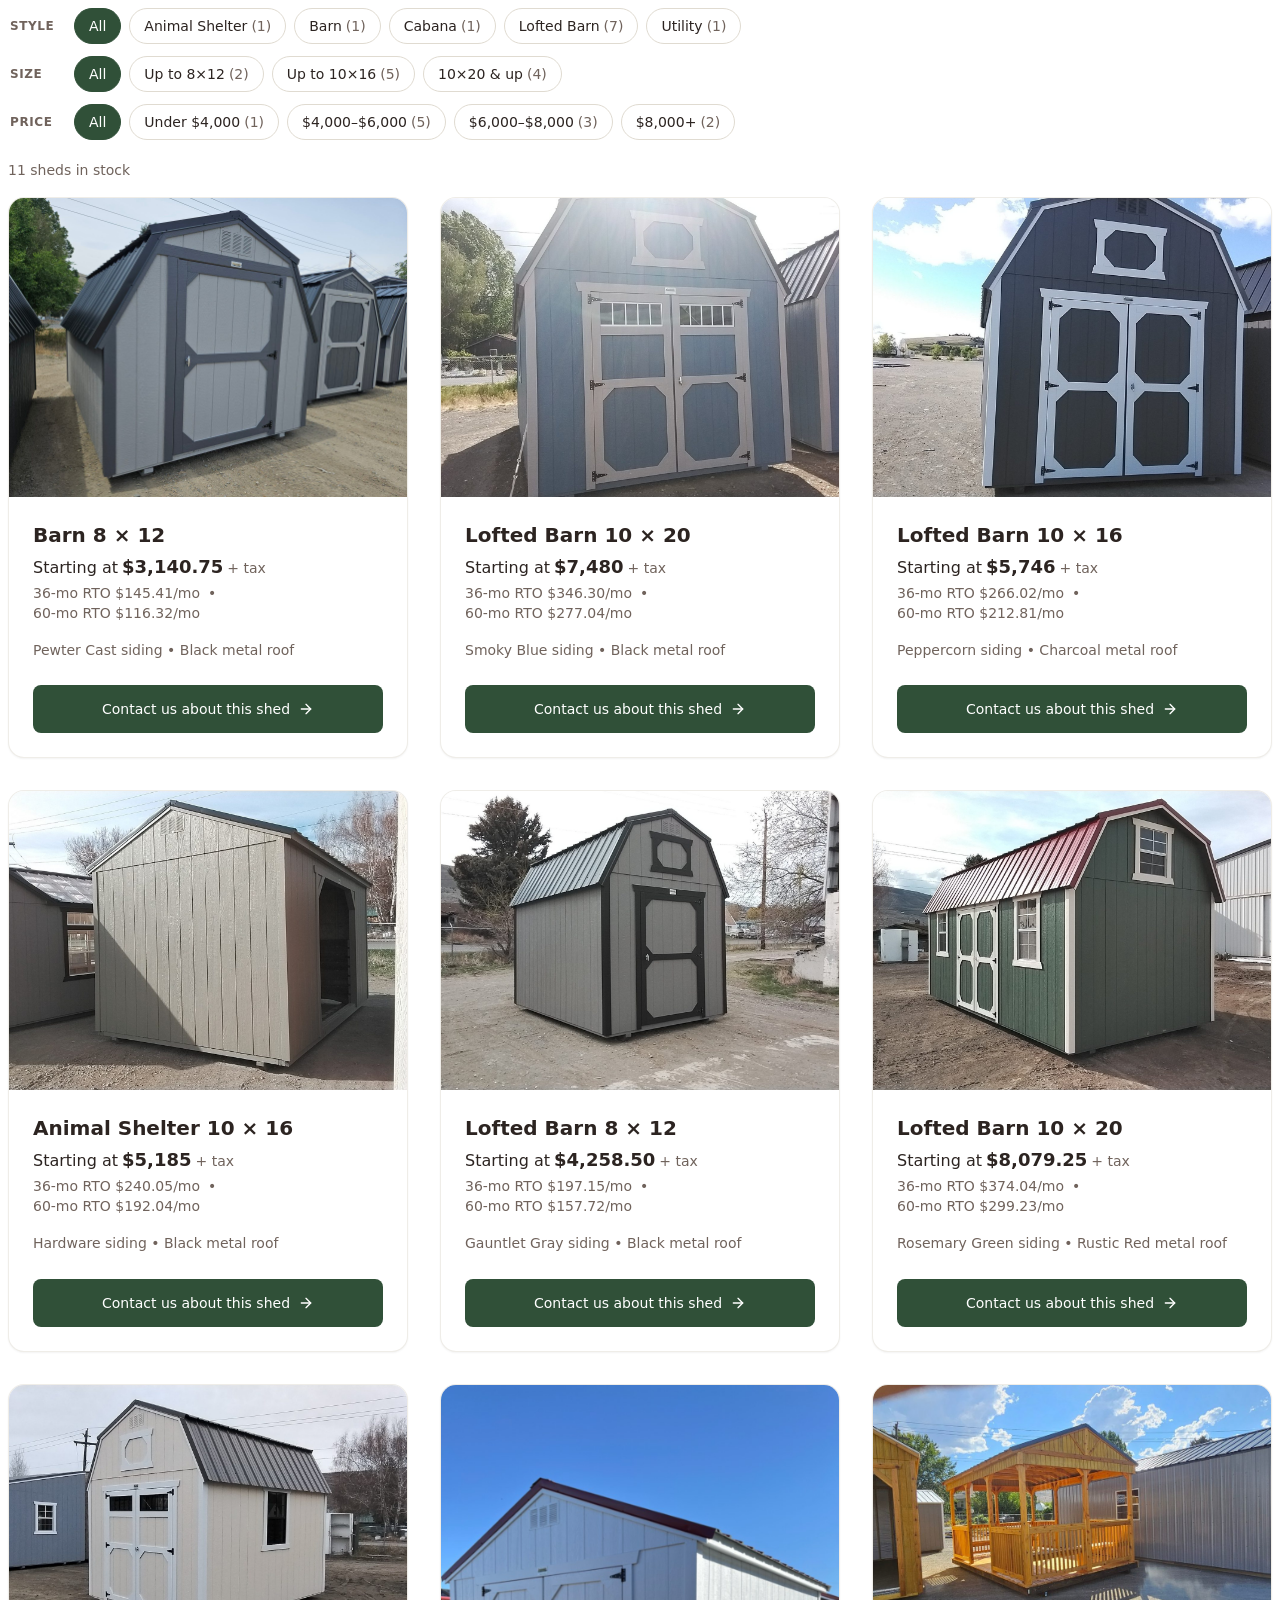
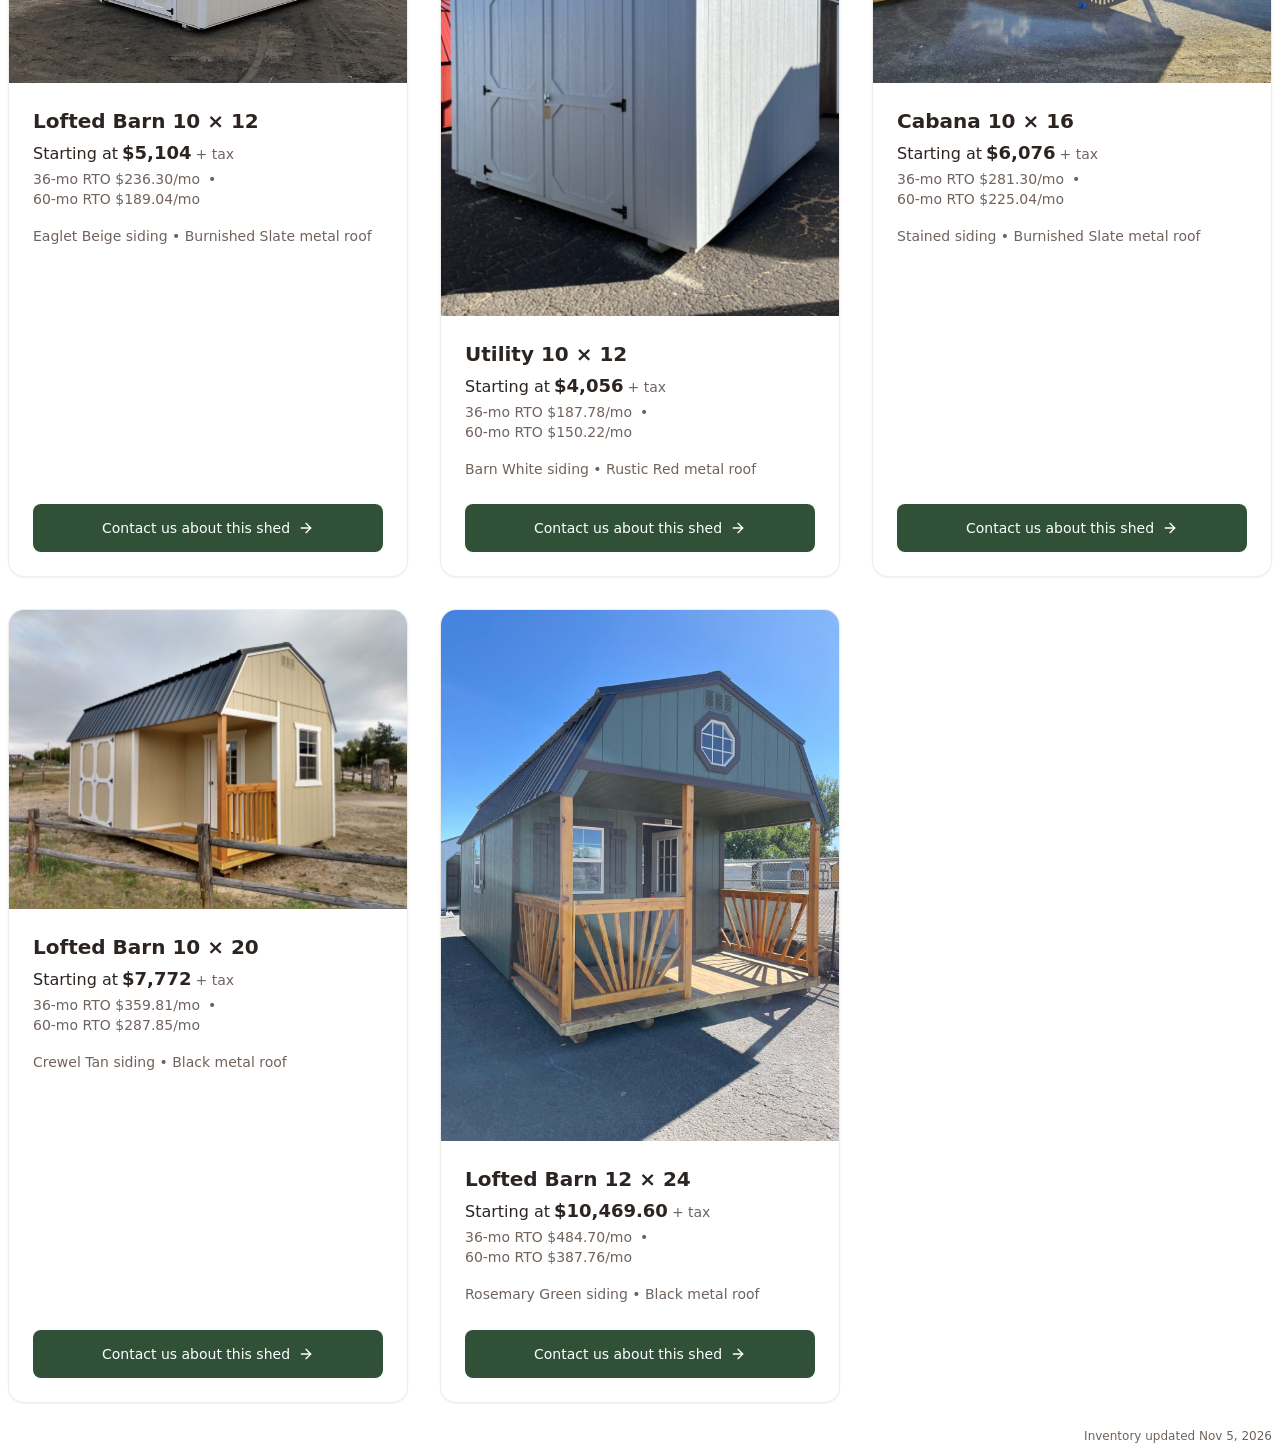
<file: docs/widget.html>
<!doctype html>
<!-- Generated by scraper/build_widget.py from widget/. Do not edit by hand. -->
<html lang="en">
  <head>
    <meta charset="utf-8" />
    <meta name="viewport" content="width=device-width, initial-scale=1" />
    <title>Sheds In Stock | Eagle Sheds &amp; Buildings</title>
    <!-- Lets CSS hide the no-JS fallback before render.js runs. -->
    <script>document.documentElement.classList.add("js");</script>
    <style>
/*
 * ESB inventory widget.
 * Brand values were read from the computed styles of the shed cards on
 * https://eagleshedsidaho.com/sheds/inventory/ (Tailwind/shadcn theme), so the
 * iframe matches the surrounding page. Change the --esb-* tokens, not the rules.
 */
:root {
  /* The live site loads no web fonts; it uses Tailwind's default system stack. */
  --esb-font: ui-sans-serif, system-ui, sans-serif, "Apple Color Emoji", "Segoe UI Emoji",
    "Segoe UI Symbol", "Noto Color Emoji";

  --esb-bg: #ffffff; /* the inventory section behind the cards is white */
  --esb-card: #ffffff;
  --esb-text: #2c2421; /* hsl(20 14% 15%) --foreground */
  --esb-muted: #70635c; /* hsl(20 10% 40%) --muted-foreground */
  --esb-muted-bg: #ebe7e0; /* hsl(40 20% 90%) --muted, photo placeholder */
  --esb-border: #e0dbd1; /* hsl(40 20% 85%) --border */
  --esb-card-border: rgba(224, 219, 209, 0.5); /* border-border/50 */
  --esb-primary: #305038; /* hsl(135 25% 25%) --primary, CTA green */
  --esb-primary-hover: rgba(48, 80, 56, 0.9); /* hover:bg-primary/90 */
  --esb-primary-text: #ffffff;
  --esb-secondary: #8f663d; /* hsl(30 40% 40%) --secondary, brown CTA */

  --esb-card-radius: 16px; /* rounded-2xl */
  --esb-button-radius: 8px; /* rounded-lg */
  --esb-card-shadow: 0 1px 2px 0 rgba(0, 0, 0, 0.05); /* shadow-sm */
  --esb-card-shadow-hover: 0 4px 6px -1px rgba(0, 0, 0, 0.1), 0 2px 4px -2px rgba(0, 0, 0, 0.1);
  --esb-gap: 32px; /* gap-8 */
}

* {
  box-sizing: border-box;
}

html,
body {
  margin: 0;
  background: var(--esb-bg);
  color: var(--esb-text);
  font-family: var(--esb-font);
  font-size: 16px;
  line-height: 1.5;
  -webkit-font-smoothing: antialiased;
}

/* Small inset only so hover shadows aren't clipped by the iframe edge. */
.esb {
  padding: 8px;
}

/* ------------------------------------------------------------------ filters */

.esb-filters {
  display: grid;
  gap: 12px;
  margin-bottom: 20px;
}

.esb-filter-group {
  display: flex;
  flex-wrap: wrap;
  align-items: center;
  gap: 8px;
  margin: 0;
  padding: 0;
  border: 0;
  min-width: 0;
}

.esb-filter-group legend {
  float: left;
  width: 4.5em;
  margin-right: 4px;
  font-size: 0.75rem;
  font-weight: 600;
  letter-spacing: 0.05em;
  text-transform: uppercase;
  color: var(--esb-muted);
}

.esb-chip {
  appearance: none;
  border: 1px solid var(--esb-border);
  background: var(--esb-card);
  color: var(--esb-text);
  border-radius: 999px;
  padding: 6px 14px;
  font: inherit;
  font-size: 0.875rem;
  font-weight: 500;
  cursor: pointer;
  min-height: 36px;
  transition:
    background-color 0.15s,
    border-color 0.15s,
    color 0.15s;
}

.esb-chip:hover {
  border-color: var(--esb-primary);
}

.esb-chip[aria-pressed="true"] {
  background: var(--esb-primary);
  border-color: var(--esb-primary);
  color: var(--esb-primary-text);
}

.esb-chip-count {
  color: var(--esb-muted);
  margin-left: 4px;
}

.esb-chip[aria-pressed="true"] .esb-chip-count {
  color: inherit;
  opacity: 0.75;
}

.esb-chip:focus-visible,
.esb-button:focus-visible,
.esb-link-button:focus-visible {
  outline: 2px solid var(--esb-primary);
  outline-offset: 2px;
}

.esb-status {
  margin: 0 0 16px;
  color: var(--esb-muted);
  font-size: 0.875rem;
}

/* ------------------------------------------------------------------ grid */

/* grid-cols-1 sm:grid-cols-2 lg:grid-cols-3 gap-8 */
.esb-grid {
  list-style: none;
  margin: 0;
  padding: 0;
  display: grid;
  grid-template-columns: 1fr;
  gap: var(--esb-gap);
}

@media (min-width: 640px) {
  .esb-grid {
    grid-template-columns: repeat(2, minmax(0, 1fr));
  }
}

@media (min-width: 1024px) {
  .esb-grid {
    grid-template-columns: repeat(3, minmax(0, 1fr));
  }
}

.esb-card {
  display: flex;
  flex-direction: column;
  background: var(--esb-card);
  border: 1px solid var(--esb-card-border);
  border-radius: var(--esb-card-radius);
  box-shadow: var(--esb-card-shadow);
  overflow: hidden;
  transition: box-shadow 0.3s;
}

.esb-card:hover {
  box-shadow: var(--esb-card-shadow-hover);
}

.esb-card-photo {
  aspect-ratio: 4 / 3;
  background: var(--esb-muted-bg);
  display: flex;
  align-items: center;
  justify-content: center;
  color: var(--esb-muted);
  font-size: 0.875rem;
}

.esb-card-photo img {
  width: 100%;
  height: 100%;
  object-fit: cover;
  display: block;
}

.esb-card-body {
  display: flex;
  flex-direction: column;
  flex: 1;
  padding: 24px; /* p-6 */
}

/* text-xl font-bold mb-1 */
.esb-card-title {
  margin: 0 0 4px;
  font-size: 1.25rem;
  line-height: 1.75rem;
  font-weight: 700;
  color: var(--esb-text);
}

/* "Starting at $5,380 + tax": flex items-baseline gap-1 */
.esb-card-price {
  display: flex;
  flex-wrap: wrap;
  align-items: baseline;
  gap: 4px;
  margin: 0;
  color: var(--esb-text);
}

.esb-price-label {
  font-size: 1rem;
}

.esb-price-amount {
  font-size: 1.125rem;
  line-height: 1.75rem;
  font-weight: 600;
}

.esb-price-tax {
  font-size: 0.875rem;
  color: var(--esb-muted);
}

.esb-card-rto {
  display: flex;
  flex-wrap: wrap;
  column-gap: 8px;
  margin: 2px 0 0;
  font-size: 0.875rem;
  line-height: 1.25rem;
  color: var(--esb-muted);
}

.esb-rto-term {
  white-space: nowrap;
}

/* text-sm text-muted-foreground mb-6 flex-1 leading-relaxed */
.esb-card-specs {
  flex: 1;
  margin: 16px 0 24px;
  font-size: 0.875rem;
  line-height: 1.625;
  color: var(--esb-muted);
}

/* h-10 py-6 px-4 w-full rounded-lg text-sm font-medium bg-primary */
.esb-button {
  display: inline-flex;
  align-items: center;
  justify-content: center;
  gap: 8px;
  min-height: 48px;
  padding: 12px 16px;
  border-radius: var(--esb-button-radius);
  background: var(--esb-primary);
  color: var(--esb-primary-text);
  font-size: 0.875rem;
  font-weight: 500;
  line-height: 1.25rem;
  text-align: center;
  text-decoration: none;
  transition: background-color 0.15s;
}

.esb-card .esb-button {
  width: 100%;
  margin-top: auto;
}

.esb-button:hover {
  background: var(--esb-primary-hover);
}

.esb-button svg {
  width: 16px;
  height: 16px;
  flex-shrink: 0;
  transition: transform 0.15s;
}

.esb-button:hover svg {
  transform: translateX(4px);
}

/* ------------------------------------------------------------------ states */

.esb-empty {
  grid-column: 1 / -1;
  padding: 40px 16px;
  text-align: center;
  color: var(--esb-muted);
}

.esb-link-button {
  background: none;
  border: 0;
  padding: 0;
  font: inherit;
  font-weight: 500;
  color: var(--esb-primary);
  text-decoration: underline;
  cursor: pointer;
}

/* Without JS the fallback is all you see; with JS it shows only on failure. */
.esb-fallback {
  padding: 32px 24px;
  text-align: center;
  background: var(--esb-card);
  border: 1px solid var(--esb-card-border);
  border-radius: var(--esb-card-radius);
  box-shadow: var(--esb-card-shadow);
}

.esb-fallback p {
  margin: 0 0 16px;
}

.js .esb-fallback,
html:not(.js) .esb-status {
  display: none;
}

.js .esb-fallback.is-visible {
  display: block;
}

.esb-updated {
  margin: 24px 0 0;
  font-size: 0.75rem;
  color: var(--esb-muted);
  text-align: right;
}

@media (max-width: 639px) {
  /* One swipeable row per filter group so the sheds stay above the fold. */
  .esb-filter-group {
    flex-wrap: nowrap;
    overflow-x: auto;
    scrollbar-width: none;
    margin: 0 -8px;
    padding: 0 8px 2px;
  }

  .esb-filter-group::-webkit-scrollbar {
    display: none;
  }

  .esb-filter-group legend {
    width: 3.6em;
    flex-shrink: 0;
  }

  .esb-chip {
    flex-shrink: 0;
  }
}
</style>
  </head>
  <body>
    <main class="esb" id="esb-inventory" data-src="./inventory.json">
      <div class="esb-filters" id="esb-filters" hidden></div>
      <p class="esb-status" id="esb-status" aria-live="polite">Loading sheds in stock…</p>
      <ul class="esb-grid" id="esb-grid" aria-label="Sheds in stock"></ul>
      <div class="esb-fallback" id="esb-fallback">
        <p id="esb-fallback-message">Our live inventory list isn't available right now.</p>
        <a class="esb-button" href="https://oldhickorybuildings.com/locations/eagle-idaho/"
           target="_blank" rel="noopener">View current inventory at oldhickorybuildings.com</a>
      </div>
      <p class="esb-updated" id="esb-updated"></p>
    </main>
    <script>
/*
 * ESB inventory widget: loads ./inventory.json and renders filterable shed cards.
 * Plain JS, no dependencies. All shed data is inserted with textContent/attributes,
 * never innerHTML, so nothing in inventory.json can inject markup.
 */
(function () {
  "use strict";

  var CONTACT_EMAIL = "info@eagleshedsidaho.com";
  var FETCH_TIMEOUT_MS = 10000;

  // Square-footage buckets; labels use the common shed sizes at each boundary.
  var SIZE_BUCKETS = [
    { id: "small", label: "Up to 8×12", test: function (sqft) { return sqft <= 96; } },
    { id: "medium", label: "Up to 10×16", test: function (sqft) { return sqft > 96 && sqft <= 160; } },
    { id: "large", label: "10×20 & up", test: function (sqft) { return sqft > 160; } },
  ];

  var PRICE_BUCKETS = [
    { id: "under4", label: "Under $4,000", test: function (p) { return p < 4000; } },
    { id: "4to6", label: "$4,000–$6,000", test: function (p) { return p >= 4000 && p < 6000; } },
    { id: "6to8", label: "$6,000–$8,000", test: function (p) { return p >= 6000 && p < 8000; } },
    { id: "over8", label: "$8,000+", test: function (p) { return p >= 8000; } },
  ];

  var root = document.getElementById("esb-inventory");
  var filtersEl = document.getElementById("esb-filters");
  var statusEl = document.getElementById("esb-status");
  var gridEl = document.getElementById("esb-grid");
  var fallbackEl = document.getElementById("esb-fallback");
  var fallbackMsgEl = document.getElementById("esb-fallback-message");
  var updatedEl = document.getElementById("esb-updated");

  var sheds = [];
  var filters = { style: null, size: null, price: null };

  // ------------------------------------------------------------------ helpers

  function el(tag, className, text) {
    var node = document.createElement(tag);
    if (className) node.className = className;
    if (text != null) node.textContent = text;
    return node;
  }

  function money(value) {
    var whole = Math.round(value * 100) % 100 === 0;
    return value.toLocaleString("en-US", {
      style: "currency",
      currency: "USD",
      minimumFractionDigits: whole ? 0 : 2,
      maximumFractionDigits: 2,
    });
  }

  function sizeLabel(shed) {
    return shed.width_ft + " × " + shed.length_ft;
  }

  // Matches the eagleshedsidaho.com card heading: "Lofted Barn 10 × 16".
  function titleOf(shed) {
    return shed.style + " " + sizeLabel(shed);
  }

  // lucide "arrow-right", same icon as the live site's "See Shed Details" button.
  function arrowIcon() {
    var ns = "http://www.w3.org/2000/svg";
    var svg = document.createElementNS(ns, "svg");
    svg.setAttribute("viewBox", "0 0 24 24");
    svg.setAttribute("fill", "none");
    svg.setAttribute("stroke", "currentColor");
    svg.setAttribute("stroke-width", "2");
    svg.setAttribute("stroke-linecap", "round");
    svg.setAttribute("stroke-linejoin", "round");
    svg.setAttribute("aria-hidden", "true");
    ["M5 12h14", "m12 5 7 7-7 7"].forEach(function (d) {
      var path = document.createElementNS(ns, "path");
      path.setAttribute("d", d);
      svg.appendChild(path);
    });
    return svg;
  }

  function sqft(shed) {
    return (shed.width_ft || 0) * (shed.length_ft || 0);
  }

  function findBucket(buckets, id) {
    for (var i = 0; i < buckets.length; i++) if (buckets[i].id === id) return buckets[i];
    return null;
  }

  function matches(shed, ignore) {
    if (ignore !== "style" && filters.style && shed.style !== filters.style) return false;
    if (ignore !== "size" && filters.size && !findBucket(SIZE_BUCKETS, filters.size).test(sqft(shed)))
      return false;
    if (ignore !== "price" && filters.price) {
      if (shed.cash_price_usd == null) return false;
      if (!findBucket(PRICE_BUCKETS, filters.price).test(shed.cash_price_usd)) return false;
    }
    return true;
  }

  function mailtoHref(shed) {
    var title = titleOf(shed);
    var subject = "Shed inquiry: " + title + " (ID " + shed.inventory_id + ")";
    var lines = ["Hi Eagle Sheds,", "", "I'm interested in this shed:", "", "  " + title];
    if (shed.siding_color) lines.push("  Siding: " + shed.siding_color);
    if (shed.roof_color || shed.roof_type)
      lines.push("  Roof: " + [shed.roof_color, shed.roof_type].filter(Boolean).join(" "));
    if (shed.cash_price_usd != null) lines.push("  Cash price: " + money(shed.cash_price_usd) + " + tax");
    lines.push("  Inventory ID: " + shed.inventory_id, "", "");
    return (
      "mailto:" + CONTACT_EMAIL +
      "?subject=" + encodeURIComponent(subject) +
      "&body=" + encodeURIComponent(lines.join("\n"))
    );
  }

  // Lets a parent page that listens for this message size the iframe to fit.
  // Measures the widget itself: documentElement.scrollHeight never reports less
  // than the iframe's current height, so the iframe could grow but never shrink.
  var lastHeight = 0;
  function postHeight() {
    if (window.parent === window) return;
    var height = Math.ceil(root.getBoundingClientRect().height);
    if (height === lastHeight) return;
    lastHeight = height;
    window.parent.postMessage({ type: "esb-inventory:height", height: height }, "*");
  }

  // ------------------------------------------------------------------ render

  function renderCard(shed) {
    var li = el("li", "esb-card");
    var title = titleOf(shed);

    var photo = el("div", "esb-card-photo");
    var file = shed.image_files && shed.image_files[0];
    if (file) {
      var img = document.createElement("img");
      img.src = file;
      img.loading = "lazy";
      img.decoding = "async";
      img.alt = title + (shed.siding_color ? ", " + shed.siding_color + " siding" : "");
      img.addEventListener("error", function () {
        photo.textContent = "Photo coming soon";
      });
      photo.appendChild(img);
    } else {
      photo.textContent = "Photo coming soon";
    }
    li.appendChild(photo);

    var body = el("div", "esb-card-body");
    body.appendChild(el("h3", "esb-card-title", title));

    // "Starting at $5,380 + tax", as on the live cards.
    var price = el("p", "esb-card-price");
    if (shed.cash_price_usd != null) {
      price.appendChild(el("span", "esb-price-label", "Starting at"));
      price.appendChild(el("span", "esb-price-amount", money(shed.cash_price_usd)));
      price.appendChild(el("span", "esb-price-tax", "+ tax"));
    } else {
      price.appendChild(el("span", "esb-price-amount", "Call for price"));
    }
    body.appendChild(price);

    var rto = [36, 60]
      .filter(function (months) { return shed["rto_" + months + "mo_usd"] != null; })
      .map(function (months) {
        return months + "-mo RTO " + money(shed["rto_" + months + "mo_usd"]) + "/mo";
      });
    if (rto.length) {
      // Each term is unbreakable so narrow cards wrap at the bullet, not mid-price.
      var rtoLine = el("p", "esb-card-rto");
      rto.forEach(function (text, i) {
        if (i) rtoLine.appendChild(el("span", "esb-rto-sep", "•"));
        rtoLine.appendChild(el("span", "esb-rto-term", text));
      });
      body.appendChild(rtoLine);
    }

    var specs = [];
    if (shed.siding_color) specs.push(shed.siding_color + " siding");
    if (shed.roof_color || shed.roof_type)
      specs.push([shed.roof_color, (shed.roof_type || "").toLowerCase()].filter(Boolean).join(" ") + " roof");
    // Always render (even empty) so it flexes and keeps buttons aligned across a row.
    body.appendChild(el("p", "esb-card-specs", specs.join(" • ")));

    var contact = el("a", "esb-button", "Contact us about this shed");
    contact.appendChild(arrowIcon());
    contact.href = mailtoHref(shed);
    contact.setAttribute("aria-label", "Contact us about the " + title + " (ID " + shed.inventory_id + ")");
    body.appendChild(contact);

    li.appendChild(body);
    return li;
  }

  function renderChipGroup(name, legend, options) {
    var group = el("fieldset", "esb-filter-group");
    group.appendChild(el("legend", null, legend));
    var all = [{ id: null, label: "All", count: null }].concat(options);
    all.forEach(function (opt) {
      var chip = el("button", "esb-chip", opt.label);
      chip.type = "button";
      chip.setAttribute("aria-pressed", String(filters[name] === opt.id));
      if (opt.count != null) chip.appendChild(el("span", "esb-chip-count", "(" + opt.count + ")"));
      chip.addEventListener("click", function () {
        filters[name] = opt.id;
        render();
      });
      group.appendChild(chip);
    });
    return group;
  }

  // Chip counts reflect the other active filters, and empty buckets are hidden.
  function renderFilters() {
    filtersEl.textContent = "";

    var styleCounts = {};
    var styleOrder = [];
    sheds.forEach(function (s) {
      if (!(s.style in styleCounts)) {
        styleCounts[s.style] = 0;
        styleOrder.push(s.style);
      }
      if (matches(s, "style")) styleCounts[s.style]++;
    });
    var styleOptions = styleOrder
      .filter(function (s) { return styleCounts[s] > 0 || filters.style === s; })
      .sort()
      .map(function (s) { return { id: s, label: s, count: styleCounts[s] }; });

    function bucketOptions(buckets, name, value) {
      return buckets
        .map(function (b) {
          var count = sheds.filter(function (s) {
            var v = value(s);
            return v != null && b.test(v) && matches(s, name);
          }).length;
          return { id: b.id, label: b.label, count: count };
        })
        .filter(function (o) { return o.count > 0 || filters[name] === o.id; });
    }

    filtersEl.appendChild(renderChipGroup("style", "Style", styleOptions));
    filtersEl.appendChild(renderChipGroup("size", "Size", bucketOptions(SIZE_BUCKETS, "size", sqft)));
    filtersEl.appendChild(
      renderChipGroup("price", "Price", bucketOptions(PRICE_BUCKETS, "price", function (s) {
        return s.cash_price_usd;
      }))
    );
    filtersEl.hidden = false;
  }

  function render() {
    renderFilters();
    var visible = sheds.filter(function (s) { return matches(s); });
    gridEl.textContent = "";

    if (!visible.length) {
      var empty = el("li", "esb-empty");
      empty.appendChild(el("p", null, "No sheds match those filters."));
      var reset = el("button", "esb-link-button", "Clear filters");
      reset.type = "button";
      reset.addEventListener("click", function () {
        filters = { style: null, size: null, price: null };
        render();
      });
      empty.appendChild(reset);
      gridEl.appendChild(empty);
    } else {
      visible.forEach(function (s) { gridEl.appendChild(renderCard(s)); });
    }

    statusEl.textContent =
      visible.length === sheds.length
        ? sheds.length + " sheds in stock"
        : "Showing " + visible.length + " of " + sheds.length + " sheds";
    postHeight();
  }

  function showFallback(message) {
    filtersEl.hidden = true;
    gridEl.textContent = "";
    statusEl.textContent = "";
    if (message) fallbackMsgEl.textContent = message;
    fallbackEl.classList.add("is-visible");
    postHeight();
  }

  function showUpdated(isoString) {
    var date = new Date(isoString);
    if (isNaN(date)) return;
    updatedEl.textContent =
      "Inventory updated " +
      date.toLocaleDateString("en-US", { month: "short", day: "numeric", year: "numeric" });
  }

  // ------------------------------------------------------------------ load

  function load() {
    var controller = "AbortController" in window ? new AbortController() : null;
    var timer = controller && setTimeout(function () { controller.abort(); }, FETCH_TIMEOUT_MS);

    fetch(root.getAttribute("data-src"), {
      cache: "no-cache",
      signal: controller ? controller.signal : undefined,
    })
      .then(function (response) {
        if (!response.ok) throw new Error("HTTP " + response.status);
        return response.json();
      })
      .then(function (doc) {
        if (!doc || !Array.isArray(doc.sheds)) throw new Error("unexpected inventory format");
        sheds = doc.sheds.filter(function (s) { return s && s.inventory_id && s.style; });
        if (doc.generated_at) showUpdated(doc.generated_at);
        if (!sheds.length) {
          showFallback("There are no sheds in stock on our lot right now.");
          return;
        }
        render();
      })
      .catch(function (err) {
        if (window.console) console.warn("ESB inventory failed to load:", err);
        showFallback();
      })
      .then(function () {
        if (timer) clearTimeout(timer);
      });
  }

  // A parent that loads before the iframe can ask for the current height.
  window.addEventListener("message", function (event) {
    if (event.data && event.data.type === "esb-inventory:request-height") {
      lastHeight = 0;
      postHeight();
    }
  });
  if ("ResizeObserver" in window) new ResizeObserver(postHeight).observe(root);
  window.addEventListener("load", postHeight);
  load();
})();
</script>
  </body>
</html>
</file>
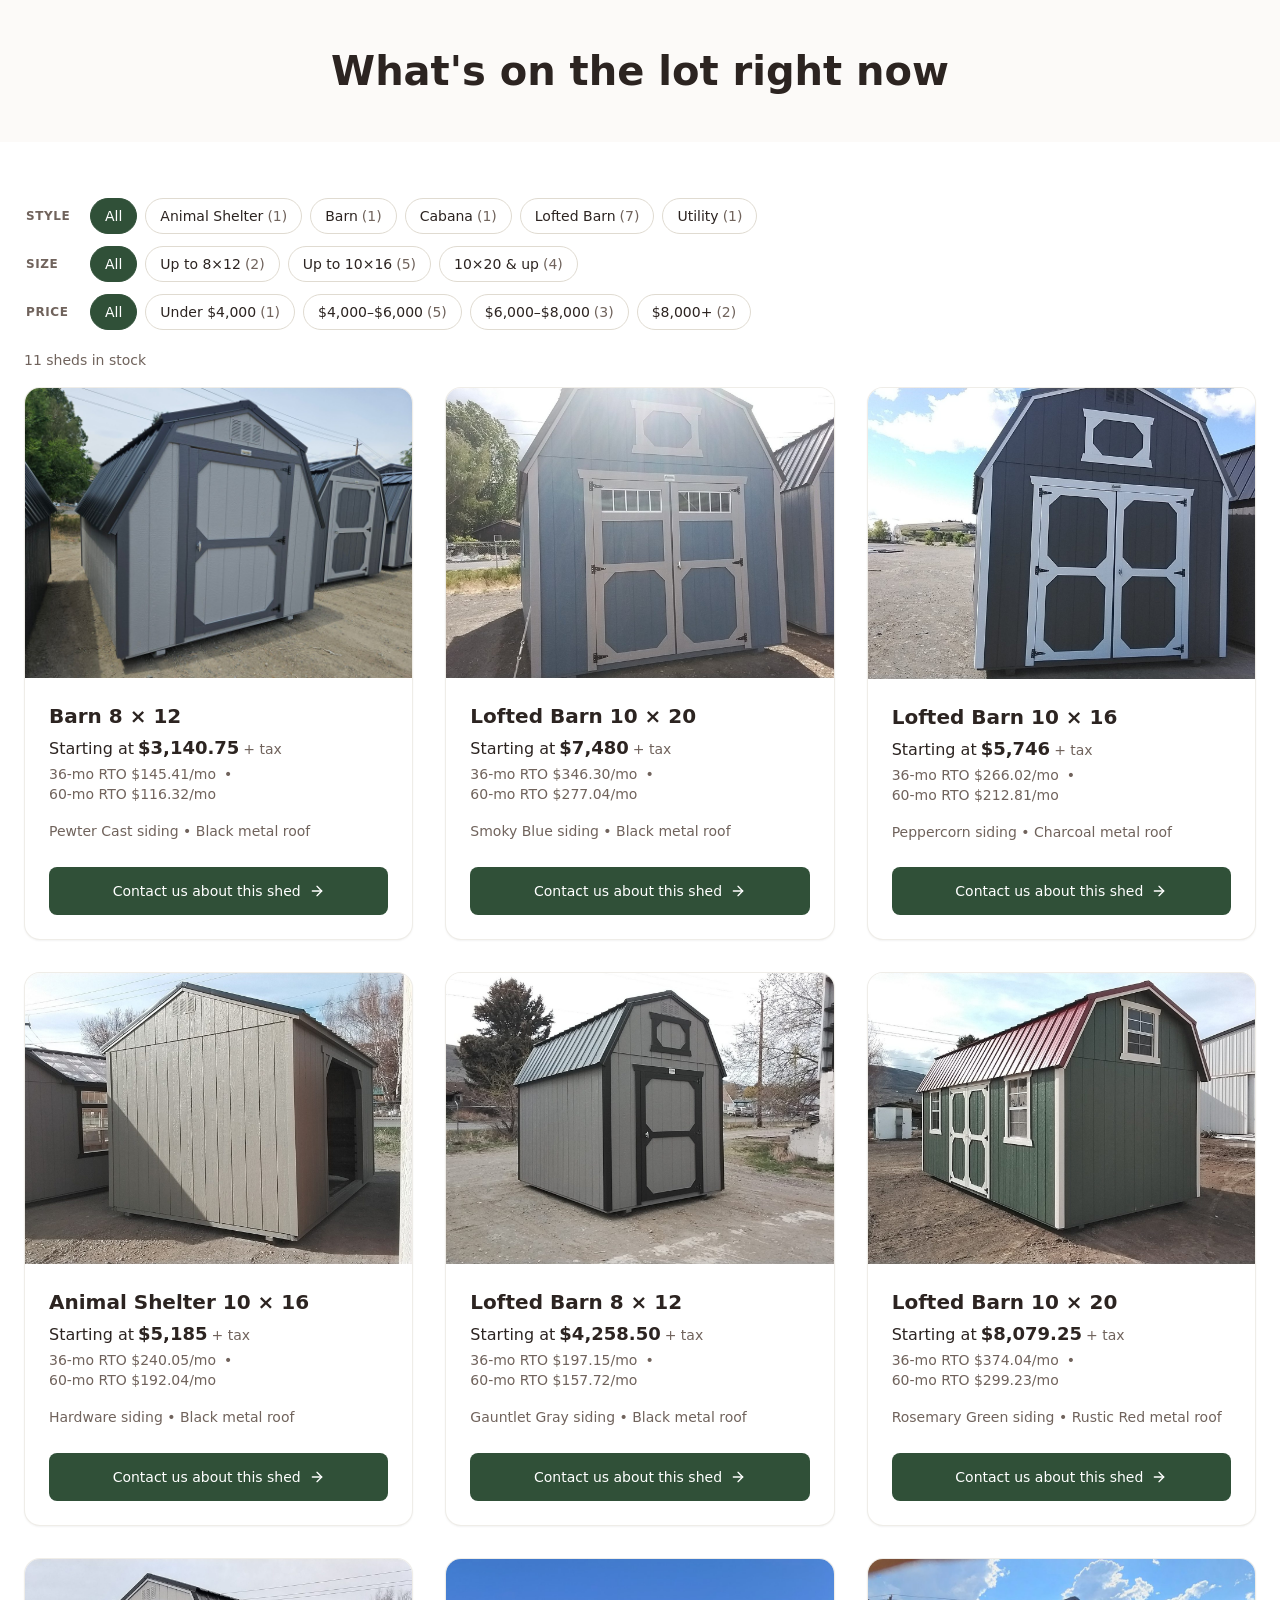
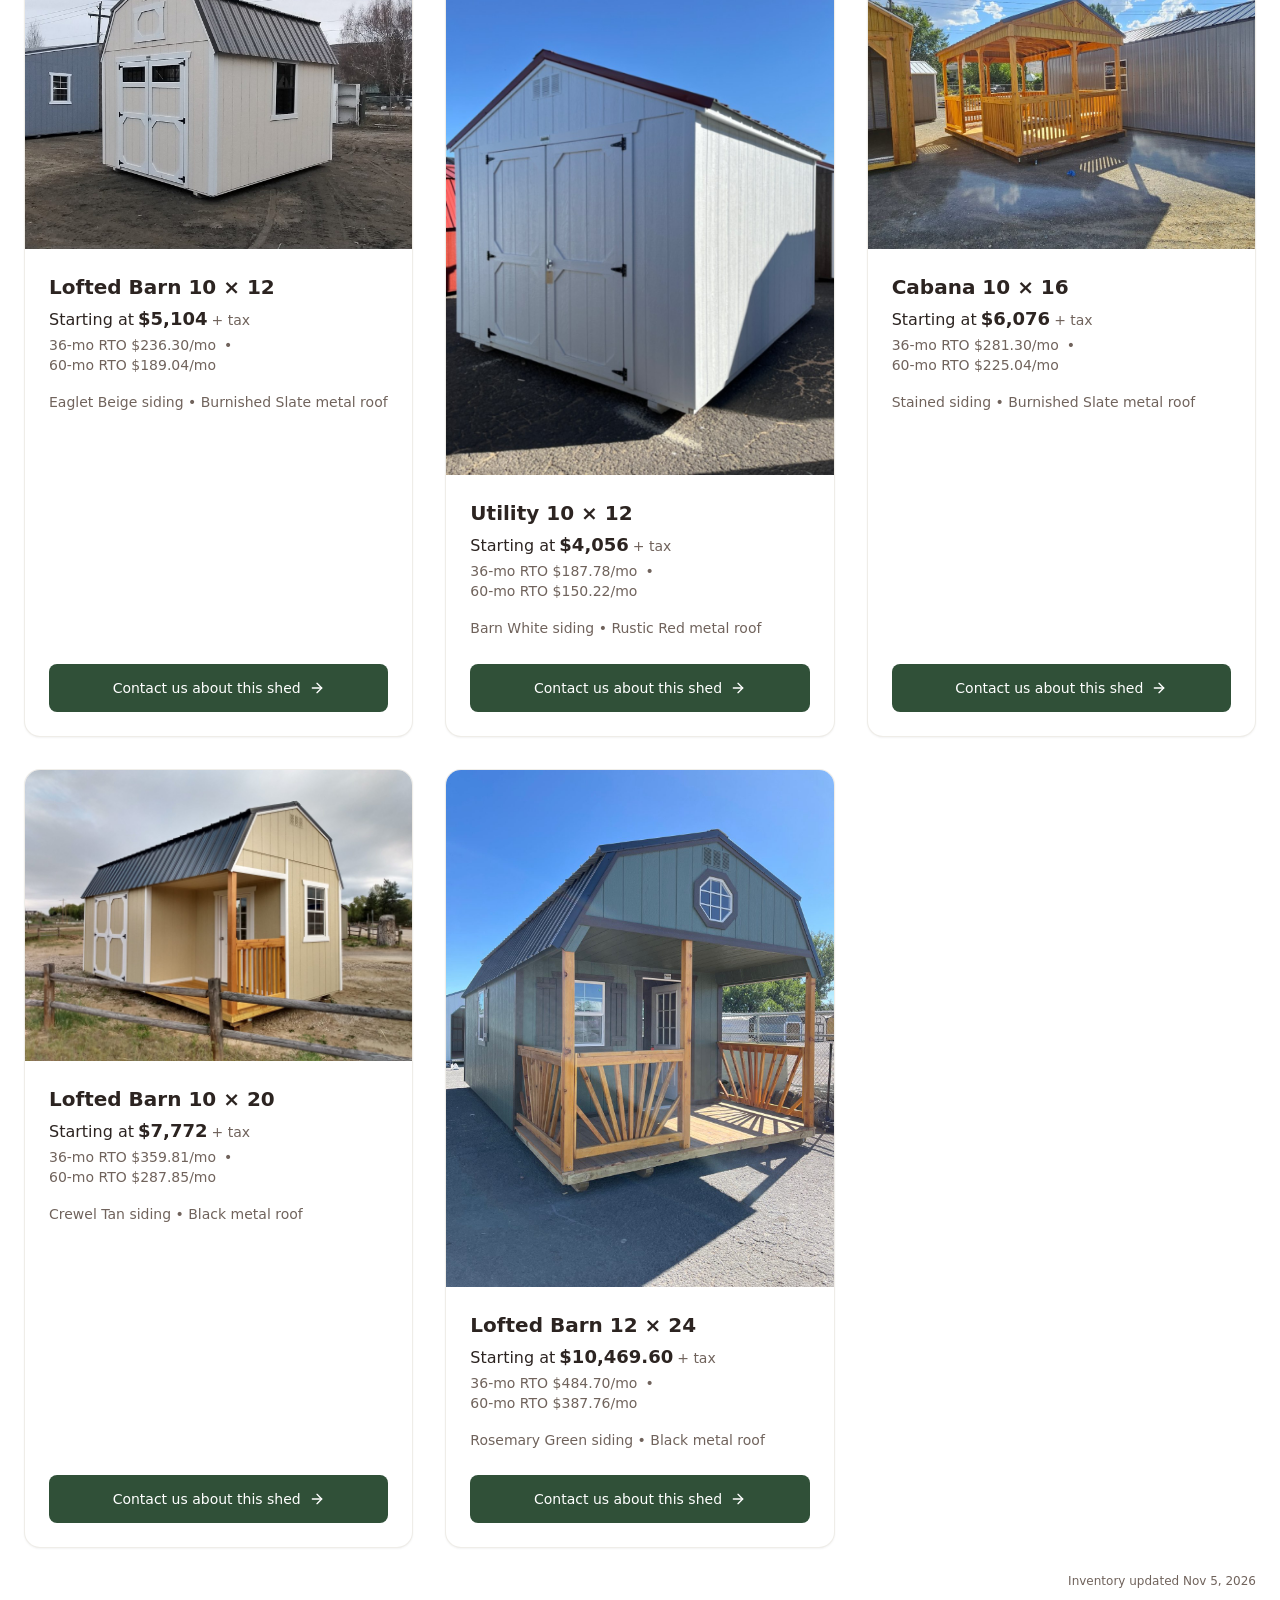
<file: widget/embed-test.html>
<!doctype html>
<!--
  Local test host for the embed snippet in README.md ("Embedding in the ESB AI
  Studio inventory page"). Serve the repo root (python -m http.server 8765) and
  open http://localhost:8765/widget/embed-test.html. The block between the
  SNIPPET markers must stay identical to the README, except for the iframe src.
-->
<html lang="en">
  <head>
    <meta charset="utf-8" />
    <meta name="viewport" content="width=device-width, initial-scale=1" />
    <title>Embed test | ESB inventory widget</title>
    <style>
      body { margin: 0; background: #fcfaf8; color: #2c2421; font-family: ui-sans-serif, system-ui, sans-serif; }
      header, footer { padding: 48px 16px; text-align: center; }
      h1 { margin: 0; font-size: 40px; font-weight: 800; }
      section { background: #fff; padding: 48px 0; }
      .container { max-width: 1280px; margin: 0 auto; padding: 0 16px; }
    </style>
  </head>
  <body>
    <header><h1>What's on the lot right now</h1></header>
    <section>
      <div class="container">
        <!-- SNIPPET START -->
        <iframe
          id="esb-inventory-frame"
          src="../docs/widget.html"
          title="Sheds in stock at Eagle Sheds &amp; Buildings"
          style="display: block; width: 100%; height: 900px; border: 0"
        ></iframe>
        <script>
          (function () {
            var frame = document.getElementById("esb-inventory-frame");
            var origin = new URL(frame.src).origin;
            window.addEventListener("message", function (event) {
              var data = event.data;
              if (event.origin !== origin || !data || data.type !== "esb-inventory:height") return;
              frame.style.height = data.height + "px";
            });
            frame.addEventListener("load", function () {
              frame.contentWindow.postMessage({ type: "esb-inventory:request-height" }, origin);
            });
          })();
        </script>
        <!-- SNIPPET END -->
      </div>
    </section>
    <footer>Page footer: should sit directly below the last shed card.</footer>
  </body>
</html>
</file>
